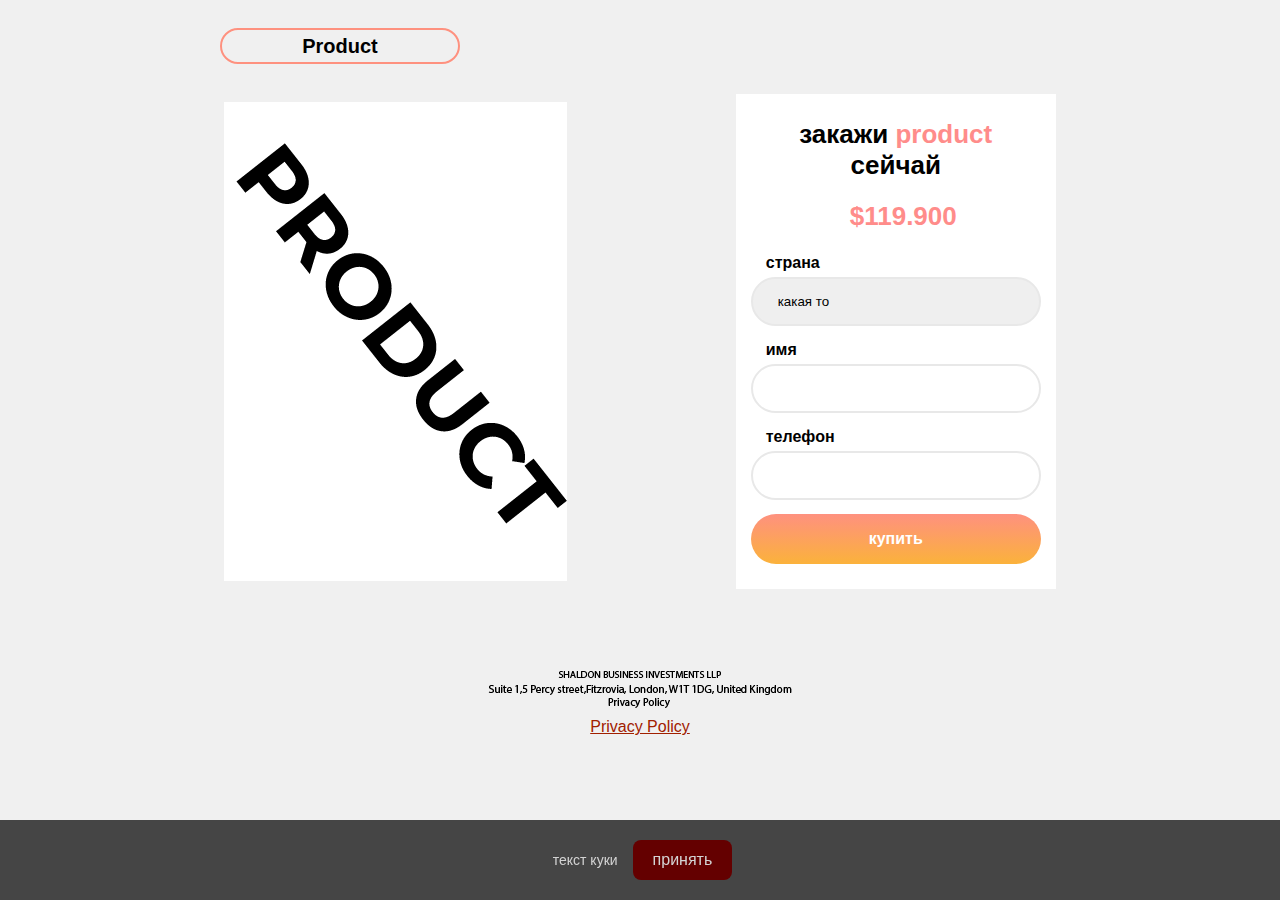
<file: tamplates/coockies/index.html>
<!DOCTYPE html>
<html lang="en">
<head>
	<meta charset="UTF-8">
	<meta name="viewport" content="width=device-width, initial-scale=1.0">
	<meta http-equiv="X-UA-Compatible" content="ie=edge">
	<title>product</title>
	<link rel="stylesheet" href="style.css">
</head>

<body class="loaded" id="body">

<div id="loader-wrapper">
	<div id="loader"></div>
	<div class="loader-section section-left"></div>
	<div class="loader-section section-right"></div>
</div>
<section class="section section_face">
	<div class="container">
		<div class="face__logo lt0">Product</div>
		<div class="face">
			<div class="face__product"></div>

			<div class="face__box">

				<form class="form wow slideInRight order_form">
					<div class="form__title lt8">закажи <mark>product</mark> <span>сейчай </span></div>
					<div class="form__price">
						<mark class="lt10 price_main">$119.900</mark>
					</div>

					<div class="form__item">
						<div class="form__label lt13">страна</div>
						<select class="form__field form__selcet country_select" name="country">
							<option>какая то</option>
						</select>
					</div>
					<div class="form__item">
						<div class="form__label lt14">имя</div>
						<input class="form__field" name="name" type="text">
					</div>
					<div class="form__item">
						<div class="form__label lt15">телефон</div>
						<input class="form__field" name="phone" type="text">
					</div>
					<div class="form__item">
						<button class="form__btn lt16">купить</button>
					</div>
					<input type="hidden" name="landing" value="">
				</form>
			</div>
		</div>
	</div>
</section>


<div class="ac_footer">
	<img src="img/text(1)(black).png" alt="">
	<br>
	<a class="openModal">Privacy Policy</a>
</div>

<div class="coockies" id="popup">
	<div class="cnt_wrapp">
		<span class="text">текст куки</span>
		<span class="close" id="closeCookies">принять</span>
	</div>
</div>

<div class="modal" id="modal">
	<div class="privacy" id="privacy2">
		<div class="privacy__content">
			<div class="privacy__close" id="privacy__close">
				<span></span> <span></span>
			</div>
			<h1>бесконечный текст прайвиси</h1>
			<p>почта компании <a href="mailto:">компания</a>
				<a href="mailto:">компания</a></p>
		</div>
	</div>
</div>

<script src="js/index.js"></script>
</body>
</html>
</file>
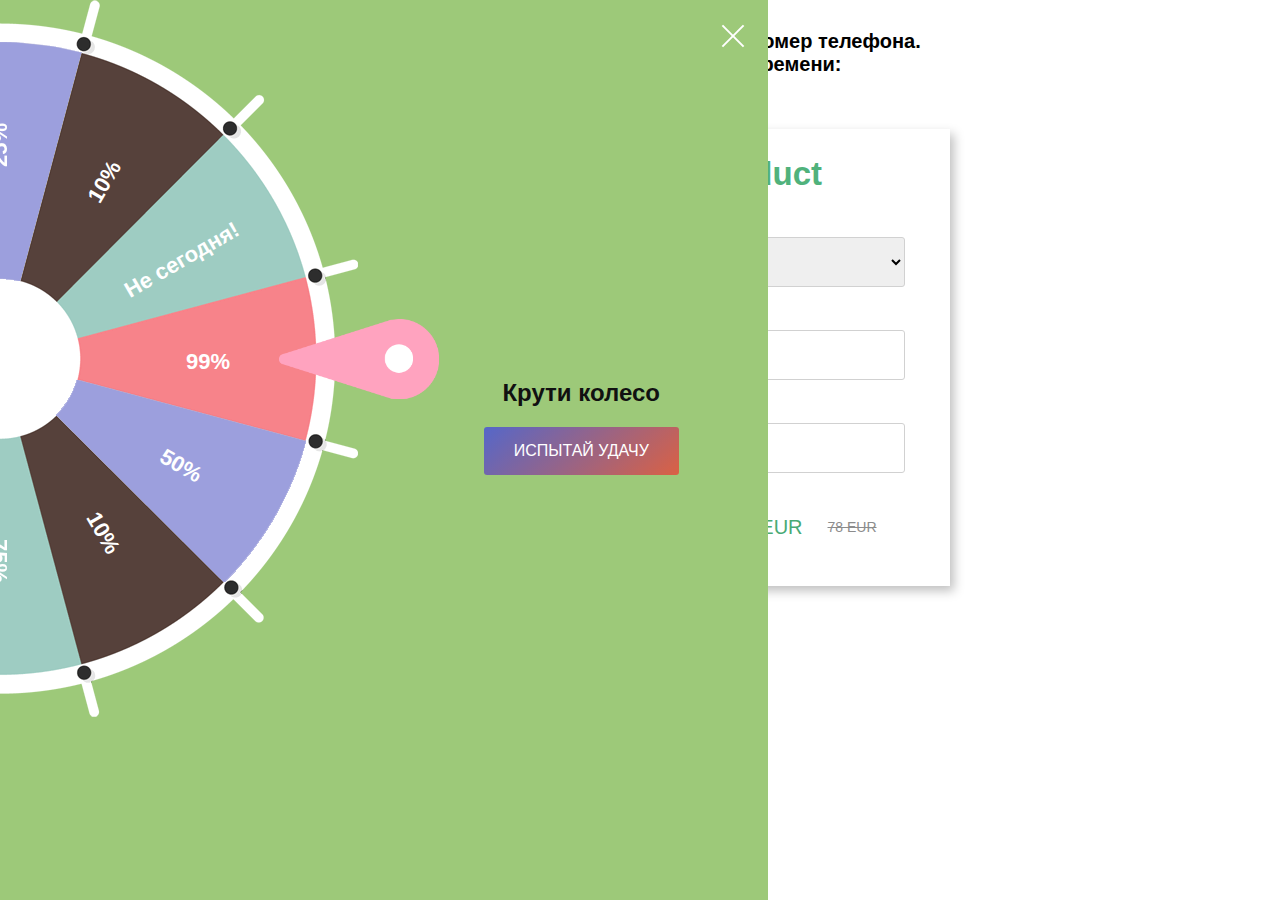
<file: tamplates/ryle/index.html>
<!DOCTYPE html>
<html lang="en">

<head>
  <meta charset="UTF-8">
  <meta name="viewport" content="width=device-width, initial-scale=1.0">
  <meta http-equiv="X-UA-Compatible" content="ie=edge">
  <title>Рулетка</title>
  <link rel="stylesheet" href="style.css">
</head>

<body>
<form class="all-form">
  <div class="all-form__time">
    Всё, что Вам нужно – это ввести имя и номер телефона. <span>Поторопитесь! У Вас осталось времени:</span>
    <div class="all-form__count">
      <span class="all-form__min">10</span>:<span class="all-form__sec">00</span>
    </div>
  </div>
  <div class="all-form__body">
    <div class="all-form__title">Форма заявки <span>Product</span></div>
    <div class="all-form__box">
      <div class="all-form__label">
        <span>Ваша страна:</span>
        <select class="all-form__field all-form__select">
          <option selected value="">Россия</option>
          <option value=""></option>
          <option value=""></option>
        </select>
      </div>
      <div class="all-form__label">
        <span>Ваше имя:</span>
        <input class="all-form__field" type="text" placeholder="Введите ваше имя">
      </div>
      <div class="all-form__label">
        <span>Телефон:</span>
        <input class="all-form__field" type="text" placeholder="Введите ваш телефон">
      </div>
    </div>
    <div class="all-form__footer">
      <button class="all-form__btn">Получить с 50% скидкой</button>
      <div class="all-form__prices">
        <div class="all-form__price-new">39 EUR</div>
        <div class="all-form__price-old">78 EUR</div>
      </div>
    </div>
  </div>
</form>

<div class="ryle">
  <div class="ryle__close"><span></span><span></span></div>
  <div class="ryle__box">
    <div class="ryle__media">
      <div class="ryle__item">10%</div>
      <div class="ryle__item">Не сегодня!</div>
      <div class="ryle__item">99%</div>
      <div class="ryle__item">50%</div>
      <div class="ryle__item">10%</div>
      <div class="ryle__item">75%</div>
      <div class="ryle__item">0%</div>
      <div class="ryle__item">50%</div>
      <div class="ryle__item">75%</div>
      <div class="ryle__item">50%</div>
      <div class="ryle__item">0%</div>
      <div class="ryle__item">25%</div>
    </div>
    <div class="ryle__arrow"></div>
  </div>
  <div class="ryle__info">
    <div class="ryle__title">Крути колесо</div>
    <div class="ryle__look">Испытай удачу</div>
    <div class="ryle__discount">
      Ура! Скидка на товар 50%!
    </div>
  </div>
</div>
<script src="jquery.js"></script>
<script src="ryle.js"></script>
</body>

</html>
</file>
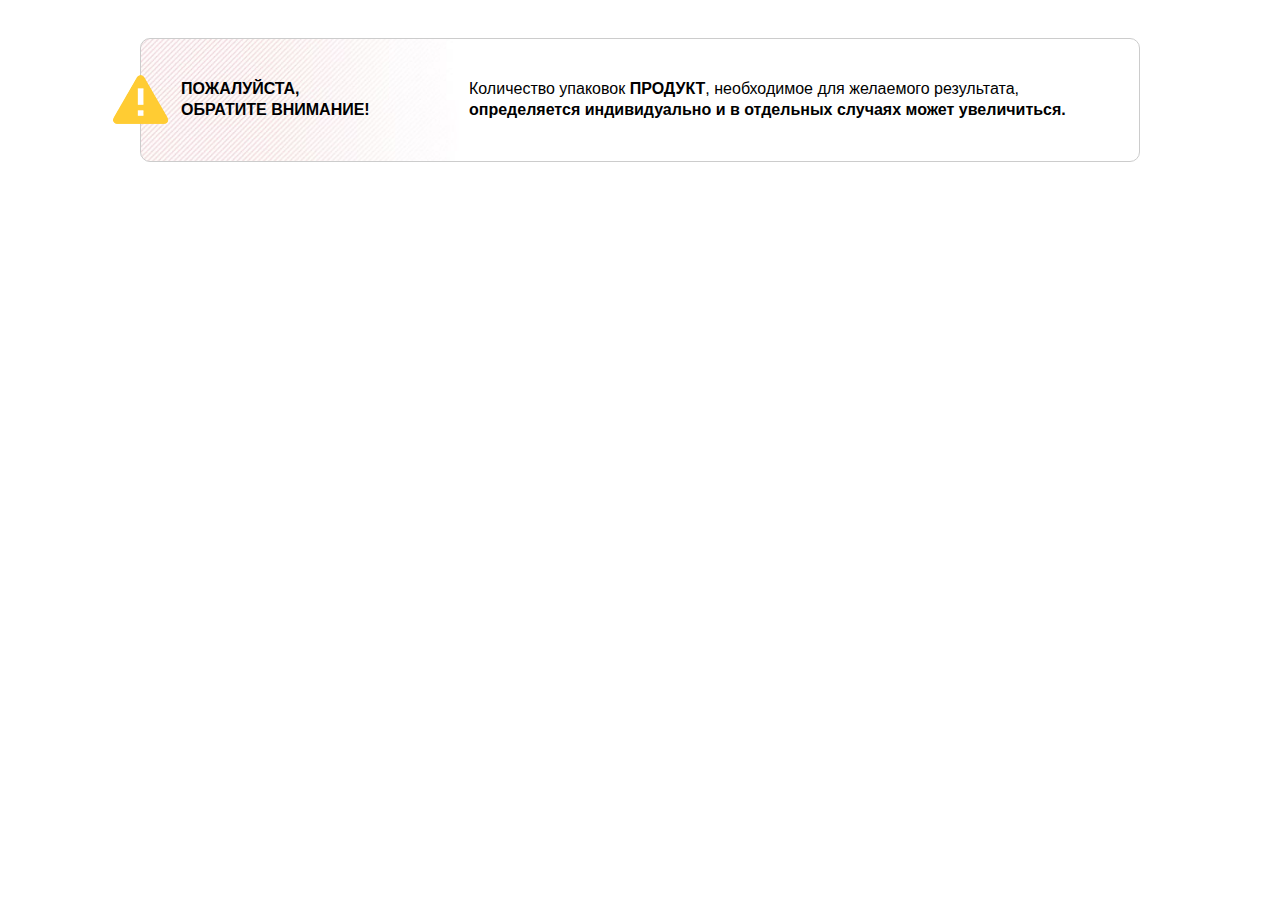
<file: templates/alarm/index.html>
<!doctype html>
<html lang="en">
<head>
	<meta charset="UTF-8">
	<meta name="viewport" content="width=device-width, user-scalable=no, initial-scale=1.0, maximum-scale=1.0, minimum-scale=1.0">
	<meta http-equiv="X-UA-Compatible" content="ie=edge">
	<title>Document</title>
	<link rel="stylesheet" href="css/style.css">
</head>
<body>
<section class="alarm">
	<div class="alarm__container">
		<div class="alarm__left">
			<h3 class="alarm__title">ПОЖАЛУЙСТА,
				<br>
				ОБРАТИТЕ ВНИМАНИЕ!
			</h3>
		</div>
		<div class="alarm__right">
			<p class="alarm__text">Количество упаковок <b>ПРОДУКТ</b>, необходимое для желаемого результата, <b>определяется индивидуально и в отдельных случаях может увеличиться.</b></p>
		</div>
	</div>
</section>
</body>
</html>
</file>
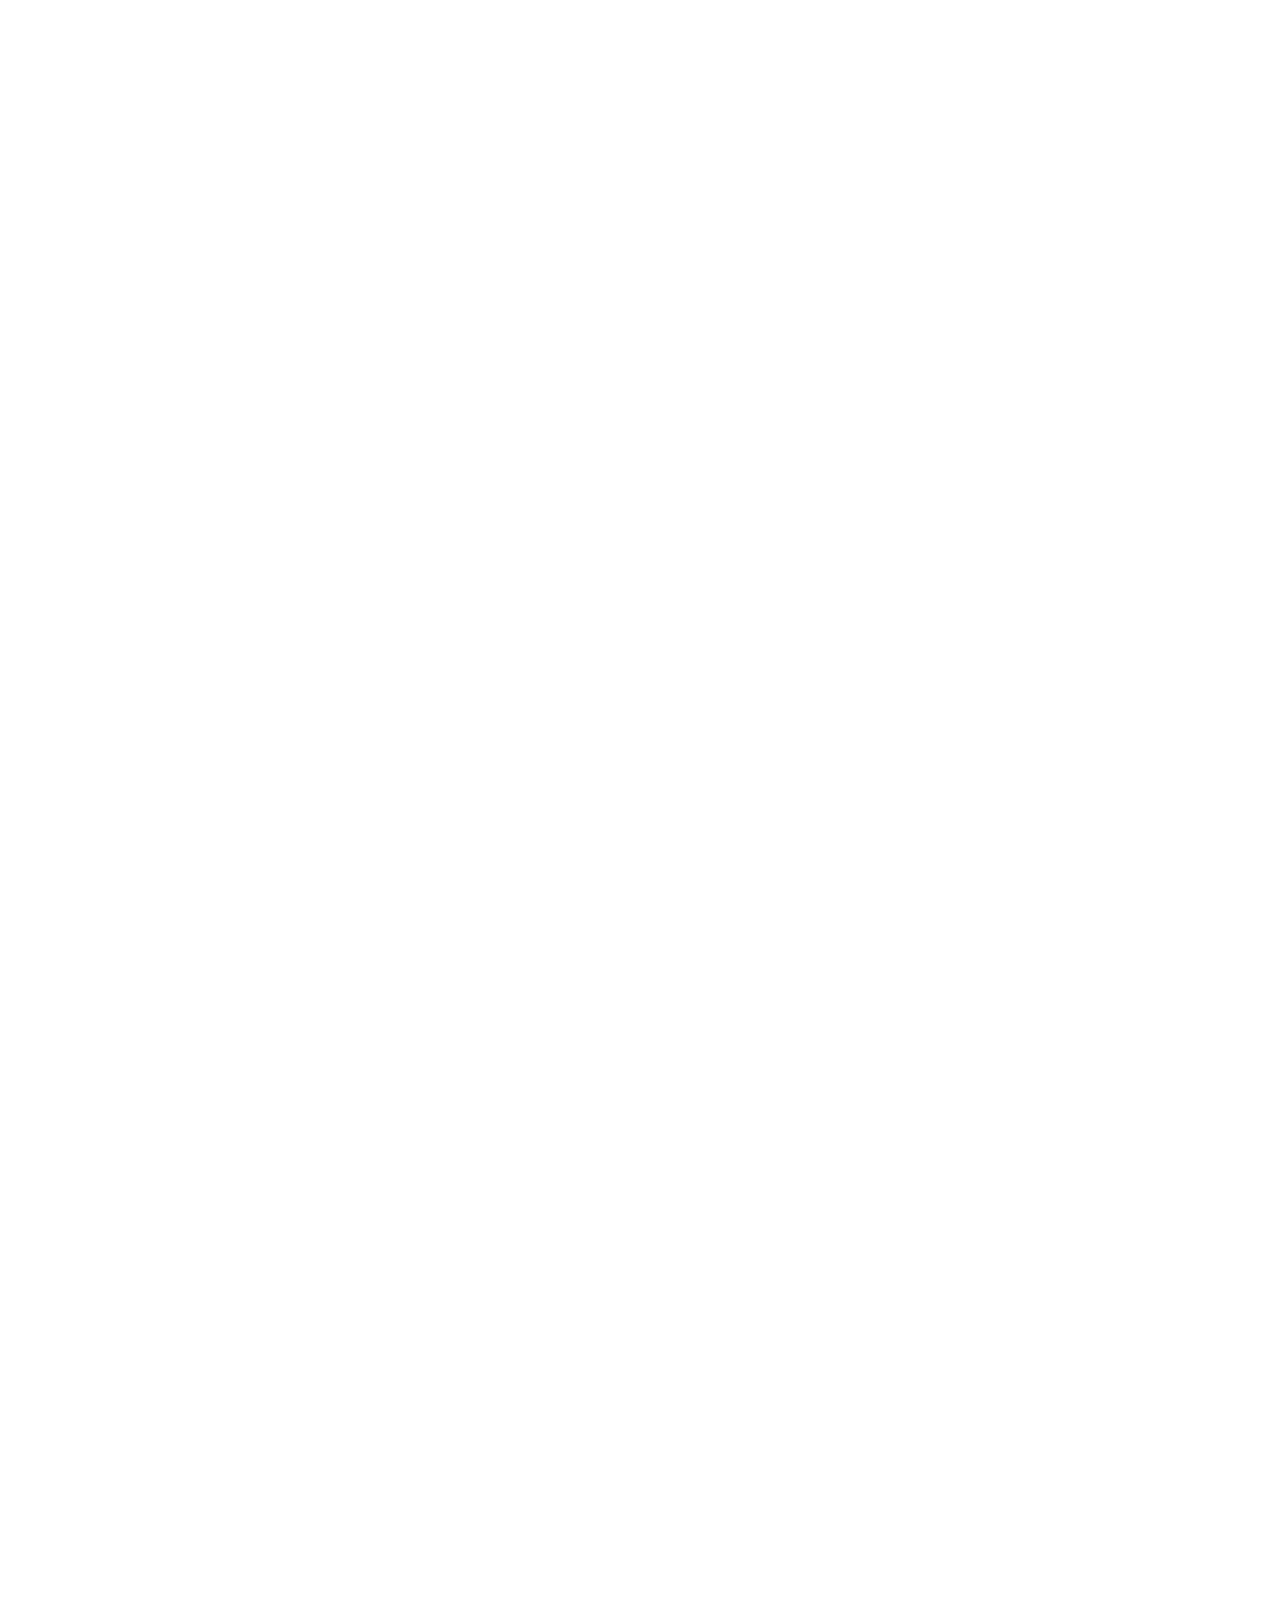
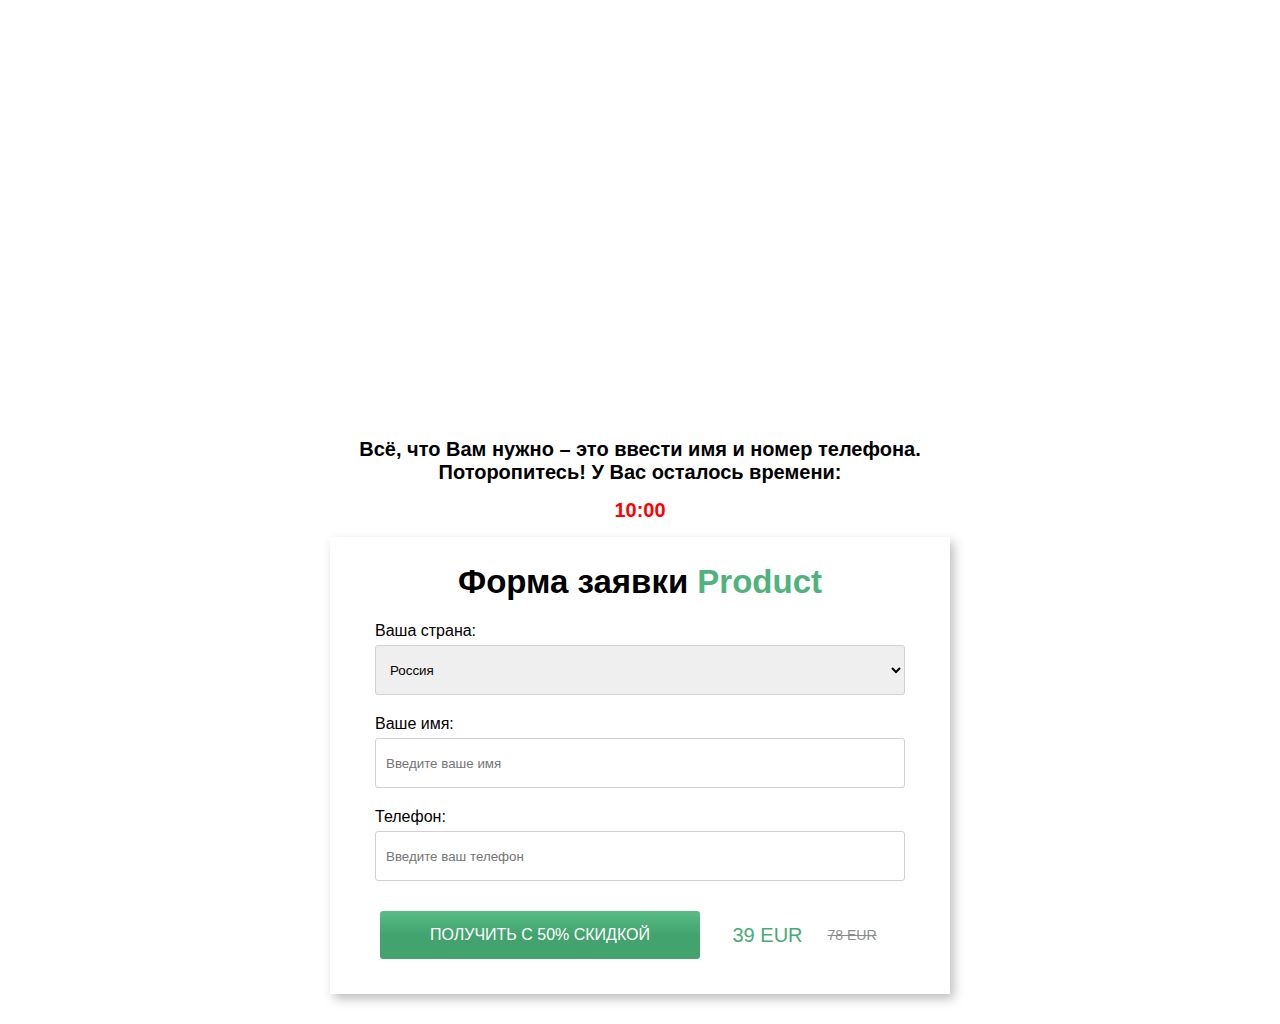
<file: templates/form/index.html>
<!doctype html>
<html lang="en">
<head>
	<meta charset="UTF-8">
	<meta name="viewport" content="width=device-width, user-scalable=no, initial-scale=1.0, maximum-scale=1.0, minimum-scale=1.0">
	<meta http-equiv="X-UA-Compatible" content="ie=edge">
	<title>Document</title>
	<link rel="stylesheet" href="css/style.css">
	<style>
		body {
			padding-top: 2000px;
		}
	</style>
</head>
<body>
<form class="all-form">
	<div class="all-form__time">
		Всё, что Вам нужно – это ввести имя и номер телефона. <span>Поторопитесь! У Вас осталось времени:</span>
		<div class="all-form__count">
			<span class="all-form__min">10</span>:<span class="all-form__sec">00</span>
		</div>
	</div>
	<div class="all-form__body">
		<div class="all-form__title">Форма заявки <span>Product</span></div>
		<div class="all-form__box">
			<div class="all-form__label">
				<span>Ваша страна:</span>
				<select class="all-form__field all-form__select">
					<option selected value="">Россия</option>
					<option value=""></option>
					<option value=""></option>
				</select>
			</div>
			<div class="all-form__label">
				<span>Ваше имя:</span>
				<input class="all-form__field" type="text" placeholder="Введите ваше имя">
			</div>
			<div class="all-form__label">
				<span>Телефон:</span>
				<input class="all-form__field" type="text" placeholder="Введите ваш телефон">
			</div>
		</div>
		<div class="all-form__footer">
			<button class="all-form__btn">Получить с 50% скидкой</button>
			<div class="all-form__prices">
				<div class="all-form__price-new">39 EUR</div>
				<div class="all-form__price-old">78 EUR</div>
			</div>
		</div>
	</div>
</form>

<script src="js/form.js"></script>
</body>
</html>
</file>
<file: tamplates/coockies/style.css>
a,
body,
div,
form,
html,
mark,
section,
span,
button {
    padding: 0;
    margin: 0;
    font-size: 16px;
    vertical-align: baseline;
    border: 0;
    outline: none;
    box-sizing: border-box;
}

.ac_footer {
    margin: 15px 0;
    text-align: center;
    color: #A12000;
}

.ac_footer a {
    color: #A12000;
}

html {
    background: #f0f0f0 !important;
}

body {
    font-family: 'Montserrat', sans-serif, Tahoma, Verdana;
    font-size: 16px;
    font-weight: 400;
    line-height: 1.2;
    background: #f0f0f0 !important;
}

section {
    display: block;
}

button {
    border: 0;
}

a {
    text-decoration: none;
}

a:hover {
    text-decoration: underline;
}

html {
    -webkit-box-sizing: border-box;
    box-sizing: border-box;
    overflow-y: scroll;
}

*,
*::after,
*::before {
    -webkit-box-sizing: inherit;
    box-sizing: inherit;
}

mark,
span {
    font-size: inherit;
    background-color: transparent;
}

input {
    border: 0;
    outline: none;
}

input::-webkit-input-placeholder {
    font-family: 'Montserrat', sans-serif, Tahoma, Verdana;
    font-weight: 500;
    color: #000;
    text-indent: 0;
    text-overflow: ellipsis;
    -webkit-transition: 1s ease;
    -o-transition: 1s ease;
    transition: 1s ease;
}

input::-moz-placeholder {
    font-family: 'Montserrat', sans-serif, Tahoma, Verdana;
    font-weight: 500;
    color: #000;
    text-indent: 0;
    text-overflow: ellipsis;
    -webkit-transition: 1s ease;
    -o-transition: 1s ease;
    transition: 1s ease;
}

input:-moz-placeholder {
    font-family: 'Montserrat', sans-serif, Tahoma, Verdana;
    font-weight: 500;
    color: #000;
    text-indent: 0;
    text-overflow: ellipsis;
    -webkit-transition: 1s ease;
    -o-transition: 1s ease;
    transition: 1s ease;
}

input:-ms-input-placeholder {
    font-family: 'Montserrat', sans-serif, Tahoma, Verdana;
    font-weight: 500;
    color: #000;
    text-indent: 0;
    text-overflow: ellipsis;
    -webkit-transition: 1s ease;
    -o-transition: 1s ease;
    transition: 1s ease;
}

input:focus::-webkit-input-placeholder {
    text-indent: 500px;
    -webkit-transition: 1s ease;
    -o-transition: 1s ease;
    transition: 1s ease;
}

input:focus::-moz-placeholder {
    text-indent: 500px;
    -webkit-transition: 1s ease;
    -o-transition: 1s ease;
    transition: 1s ease;
}

input:focus:-moz-placeholder {
    text-indent: 500px;
    -webkit-transition: 1s ease;
    -o-transition: 1s ease;
    transition: 1s ease;
}

input:focus:-ms-input-placeholder {
    text-indent: 500px;
    -webkit-transition: 1s ease;
    -o-transition: 1s ease;
    transition: 1s ease;
}

.container {
    width: 100%;
    max-width: 1030px;
    padding-right: 15px;
    padding-left: 15px;
    margin-right: auto;
    margin-left: auto;
    overflow: auto;
}

@media (max-width: 1030px) {
    .container {
        max-width: 768px;
    }
}

@media (max-width: 768px) {
    .container {
        max-width: 480px;
    }
}

@media (max-width: 480px) {
    .container {
        max-width: 100%;
    }
}

@-webkit-keyframes slideInRight {
    from {
        -webkit-transform: translate3d(100%, 0, 0);
        transform: translate3d(100%, 0, 0);
        visibility: visible;
    }

    to {
        -webkit-transform: translate3d(0, 0, 0);
        transform: translate3d(0, 0, 0);
    }
}

@keyframes slideInRight {
    from {
        -webkit-transform: translate3d(100%, 0, 0);
        transform: translate3d(100%, 0, 0);
        visibility: visible;
    }

    to {
        -webkit-transform: translate3d(0, 0, 0);
        transform: translate3d(0, 0, 0);
    }
}

.slideInRight {
    -webkit-animation-name: slideInRight;
    animation-name: slideInRight;
}

@media not all and (min-resolution: 0.001dpcm) {
    @supports (-webkit-appearance: none) {
    }
}

.face {
    position: relative;
    padding: 20px 0;
    display: flex;
    flex-wrap: wrap;
    justify-content: space-around;
    align-items: center;
}

.face__product {
    width: 100%;
    max-width: 343px;
    height: 479px;
    background: url("img/product.png") no-repeat center/100%;
    margin: 10px;
}

.face__logo {
    position: relative;
    width: 240px;
    margin-top: 28px;
    font-size: 20px;
    font-weight: 600;
    line-height: 32px;
    text-align: center;
    border: 2px solid #fe917f;
    border-radius: 30px;
    margin-left: 80px;
}

.face__box {
    max-width: 320px;
    width: 100%;
    margin: 10px;
    display: -webkit-box;
    display: -ms-flexbox;
    display: flex;
    -webkit-box-pack: justify;
    -ms-flex-pack: justify;
    justify-content: space-between;
}

@media (max-width: 1030px) {
    .face {
        padding-bottom: 70px;
    }

    .face__product {
        width: 320px;
    }
}

@media (max-width: 768px) {
    .face {
        padding-top: 0;
        padding-bottom: 0;
    }

    .face__product {
        top: 170px;
        bottom: auto;
        left: 50%;
    }

    .face__box {
        -webkit-box-orient: vertical;
        -webkit-box-direction: normal;
        -ms-flex-direction: column;
        flex-direction: column;
    }
}

@media (max-width: 480px) {

    .face__product {
        width: 230px;
        height: 340px;
    }
}

.form {
    width: 100%;
    padding: 25px 15px;
    margin-bottom: auto;
    background-color: #fff;
}

.form__title {
    margin-bottom: 20px;
    font-size: 26px;
    font-weight: 600;
    text-align: center;
}

.form__title span {
    display: block;
}

.form__title mark {
    color: #ff8c8a;
}

.form__price {
    margin-bottom: 20px;
    font-size: 15px;
    font-weight: 500;
    color: #a0b7b4;
    text-align: center;
}

.form__price mark {
    margin-left: 15px;
    font-size: 26px;
    font-weight: 600;
    color: #ff8c8a;
    text-decoration: none !important;
}

.form__item + .form__item {
    margin-top: 14px;
}

.form__label {
    padding-bottom: 5px;
    padding-left: 15px;
    font-weight: 600;
}

.form__field {
    width: 100%;
    padding: 15px 25px;
    border: 2px solid #e8e8e8;
    border-radius: 25px;
}

.form__selcet {
    -webkit-appearance: none;
    -moz-appearance: none;
    appearance: none;
    background-repeat: no-repeat;
    background-position: calc(100% - 25px) center;
}

.form__selcet:focus {
    outline: none;
}

.form__btn {
    width: 100%;
    padding: 16px 25px;
    font-weight: 600;
    color: #fff;
    text-align: center;
    cursor: pointer;
    background: #fe917f;
    background: -webkit-gradient(linear, left top, left bottom, from(#fe917f), to(#fbb23b));
    background: -o-linear-gradient(top, #fe917f 0%, #fbb23b 100%);
    background: linear-gradient(180deg, #fe917f 0%, #fbb23b 100%);
    border-radius: 25px;
    -webkit-transition: .3s;
    -o-transition: .3s;
    transition: .3s;
}

.form__btn:hover {
    -webkit-box-shadow: inset 0 0 12px 5px #bb6923;
    box-shadow: inset 0 0 12px 5px #bb6923;
}

@media (max-width: 1030px) {

    .face__logo {
        margin-left: 40px;
    }

    .form {
        max-width: 250px;
    }

    .form__title {
        font-size: 22px;
        line-height: 1;
    }

    .form__field {
        padding: 10px 16px;
        border: 1px solid #e8e8e8;
    }
}

@media (max-width: 768px) {
    .form {
        max-width: 100%;
        -webkit-box-shadow: 0 0 10px 0 #f3f3f3;
        box-shadow: 0 0 10px 0 #f3f3f3;
    }
}

#loader-wrapper {
    position: fixed;
    top: 0;
    right: 0;
    bottom: 0;
    left: 0;
    z-index: 10;
    width: 100%;
    height: 100vh;
    overflow: hidden;
    background-color: transparent;
}

#loader {
    position: relative;
    top: 50%;
    left: 50%;
    z-index: 11;
    display: block;
    width: 150px;
    height: 150px;
    margin: -75px 0 0 -75px;
    border: 3px solid transparent;
    border-top-color: #16a085;
    border-radius: 50%;
    -webkit-animation: spin 1.7s linear infinite;
    animation: spin 1.7s linear infinite;
}

#loader::before {
    position: absolute;
    top: 5px;
    right: 5px;
    bottom: 5px;
    left: 5px;
    content: "";
    border: 3px solid transparent;
    border-top-color: #e74c3c;
    border-radius: 50%;
    -webkit-animation: spin-reverse 0.6s linear infinite;
    animation: spin-reverse 0.6s linear infinite;
}

#loader::after {
    position: absolute;
    top: 15px;
    right: 15px;
    bottom: 15px;
    left: 15px;
    content: "";
    border: 3px solid transparent;
    border-top-color: #f9c922;
    border-radius: 50%;
    -webkit-animation: spin 1s linear infinite;
    animation: spin 1s linear infinite;
}

@-webkit-keyframes spin {
    0% {
        -webkit-transform: rotate(0deg);
        transform: rotate(0deg);
    }

    100% {
        -webkit-transform: rotate(360deg);
        transform: rotate(360deg);
    }
}

@keyframes spin {
    0% {
        -webkit-transform: rotate(0deg);
        transform: rotate(0deg);
    }

    100% {
        -webkit-transform: rotate(360deg);
        transform: rotate(360deg);
    }
}

@-webkit-keyframes spin-reverse {
    0% {
        -webkit-transform: rotate(0deg);
        transform: rotate(0deg);
    }

    100% {
        -webkit-transform: rotate(360deg);
        transform: rotate(360deg);
    }
}

@keyframes spin-reverse {
    0% {
        -webkit-transform: rotate(0deg);
        transform: rotate(0deg);
    }

    100% {
        -webkit-transform: rotate(360deg);
        transform: rotate(360deg);
    }
}

#loader-wrapper .loader-section {
    position: fixed;
    top: 0;
    z-index: 10;
    width: 100%;
    height: 100%;
    background: #ffe6dc;
    background-image: -webkit-gradient(linear, left bottom, left top, from(#ffe6dc), to(white));
    background-image: -o-linear-gradient(bottom, #ffe6dc 0%, white 100%);
    background-image: linear-gradient(to top, #ffe6dc 0%, white 100%);
}

#loader-wrapper .loader-section.section-left {
    top: 0;
}

#loader-wrapper .loader-section.section-right {
    bottom: 0;
}

.loaded #loader-wrapper .loader-section.section-left {
    -webkit-transition: all 0.7s 0.3s cubic-bezier(0.645, 0.045, 0.355, 1);
    -o-transition: all 0.7s 0.3s cubic-bezier(0.645, 0.045, 0.355, 1);
    transition: all 0.7s 0.3s cubic-bezier(0.645, 0.045, 0.355, 1);
    -webkit-transform: translateY(-100%);
    -ms-transform: translateY(-100%);
    transform: translateY(-100%);
}

.loaded #loader-wrapper .loader-section.section-right {
    -webkit-transition: all 0.7s 0.3s cubic-bezier(0.645, 0.045, 0.355, 1);
    -o-transition: all 0.7s 0.3s cubic-bezier(0.645, 0.045, 0.355, 1);
    transition: all 0.7s 0.3s cubic-bezier(0.645, 0.045, 0.355, 1);
    -webkit-transform: translateY(100%);
    -ms-transform: translateY(100%);
    transform: translateY(100%);
}

.loaded #loader {
    opacity: 0;
    -webkit-transition: all 0.3s ease-out;
    -o-transition: all 0.3s ease-out;
    transition: all 0.3s ease-out;
}

.loaded #loader-wrapper {
    visibility: hidden;
    -webkit-transition: all 0.3s 1s ease-out;
    -o-transition: all 0.3s 1s ease-out;
    transition: all 0.3s 1s ease-out;
    -webkit-transform: translateY(-100%);
    -ms-transform: translateY(-100%);
    transform: translateY(-100%);
}

.section {
    position: relative;
}

.section_face {
    z-index: 1;
    background-color: transparent;
    background-repeat: no-repeat;
    background-position: center bottom;
    background-size: cover;
    padding-bottom: 30px;
}

@media (max-width: 1030px) {
    .section_face {
        background-position: center bottom;
    }
}

@media (max-width: 768px) {

    .face__logo {
        margin: 0 auto;
    }

    .section {
        padding-top: 50px;
        padding-bottom: 50px;
        margin-top: 0;
        margin-bottom: 0;
    }

    .section_face {
        background-size: cover;
        padding: 20px 0;
    }
}

@media (max-width: 480px) {
    .section {
        padding-top: 25px;
        padding-bottom: 25px;
    }

    .section_face {
        background-size: cover;
    }
}

.modal {
    position: fixed;
    z-index: 5;
    top: 0;
    right: 0;
    bottom: 0;
    left: 0;
    display: none;
    justify-content: center;
    align-items: center;
    width: 100vw;
    height: 100vh;
    background-color: rgba(0, 0, 0, 0.4);
}

.privacy {
    position: relative;
    max-width: 768px;
    background-color: #fff;
    overflow: hidden;
    padding-bottom: 15px;
    padding-top: 15px;
}

.privacy p {
    font-size: 14px;
    font-weight: 300;
    line-height: 22px;
    color: #6b6b6b;
    letter-spacing: 0.2px;
    list-style: disc;
}

.privacy h1,
.privacy p {
    margin: 10px 0;
}

.privacy::before {
    position: absolute;
    top: -1px;
    right: 0;
    left: 0;
    height: 15px;
    width: 100%;
    background-color: #fff;
    content: '';
}

.privacy::after {
    position: absolute;
    bottom: -1px;
    right: 0;
    left: 0;
    height: 15px;
    width: 100%;
    background-color: #fff;
    content: '';
}

.privacy__content {
    height: 80vh;
    overflow-y: auto;
    padding: 40px 15px 15px;
}

.privacy__close {
    position: absolute;
    top: 30px;
    right: 30px;
    width: 30px;
    height: 30px;
    padding: 5px;
    margin-left: auto;
    background-color: #efefef;
    cursor: pointer;
    transition: .3s;
}

.privacy__close:hover {
    background-color: #dadada;
}

.privacy__close:hover span:first-child {
    transform: rotate(135deg);
}

.privacy__close:hover span:last-child {
    transform: rotate(220deg);
}

.privacy__close span {
    position: absolute;
    left: 5px;
    top: 50%;
    width: calc(100% - 10px);
    height: 2px;
    background-color: #fff;
    transition: .3s transform;
    margin-top: -1px;
    box-shadow: 0 0 2px #757575;
}

.privacy__close span:first-child {
    transform: rotate(45deg);
}

.privacy__close span:last-child {
    transform: rotate(135deg);
}

.openModal {
    cursor: pointer;
}

.coockies {
    background-color: rgba(50, 50, 50, 0.9);
    color: lightgrey;
    position: fixed;
    left: 0;
    right: 0;
    bottom: 0;
    font-size: 0.9rem;
    line-height: 20px;
    padding: 10px 0;
    z-index: 10;
}

.coockies .cnt_wrapp {
    display: flex;
    justify-content: center;
    flex-wrap: wrap;
    align-items: center;
    max-width: 1100px;
    margin-right: auto;
    margin-left: auto;
}

.text {
    max-width: 900px;
    margin: 0 10px;
    font-size: 14px;
}

.close {
    cursor: pointer;
    padding: 10px 20px;
    border-radius: .5rem;
    background-color: rgba(100, 0, 0, 1);
    white-space: nowrap;
    margin: 10px 5px;
}

.coockies .cnt_wrapp span {
    display: block;
}

a {
    cursor: pointer;
    text-decoration: underline;
}
</file>
<file: tamplates/ryle/style.css>
.ryle {
    position: fixed;
    top: 0;
    bottom: 0;
    left: 0;
    z-index: 100;
    display: -webkit-box;
    display: -ms-flexbox;
    display: flex;
    width: 830px;
    height: 100vh;
    background-color: #9dc979;
    -webkit-transform: translateX(-100%);
    -ms-transform: translateX(-100%);
    transform: translateX(-100%);
    font-family: sans-serif;
    -webkit-transition: .6s ease-in;
    -o-transition: .6s ease-in;
    transition: .6s ease-in
}

.ryle_active {
    -webkit-transform: translateX(0);
    -ms-transform: translateX(0);
    transform: translateX(0)
}

.ryle__close {
    position: absolute;
    top: 20px;
    right: 20px;
    width: 30px;
    height: 30px;
    cursor: pointer;
    -webkit-transition: .3s;
    -o-transition: .3s;
    transition: .3s
}

.ryle__close:hover {
    -webkit-transform: rotate(90deg);
    -ms-transform: rotate(90deg);
    transform: rotate(90deg)
}

.ryle__close:hover span {
    background-color: #000
}

.ryle__close span {
    position: absolute;
    top: 50%;
    left: 0;
    width: 100%;
    height: 2px;
    background-color: #fff
}

.ryle__close span:first-child {
    -webkit-transform: rotate(45deg);
    -ms-transform: rotate(45deg);
    transform: rotate(45deg)
}

.ryle__close span:last-child {
    -webkit-transform: rotate(-45deg);
    -ms-transform: rotate(-45deg);
    transform: rotate(-45deg)
}

.ryle__box {
    position: relative;
    margin-left: -359px;
    width: 718px;
    height: 718px
}

.ryle__media {
    width: 100%;
    height: 100%;
    position: relative;
    background-image: url("img/bg.png");
    background-repeat: no-repeat;
    -webkit-transition: 5s -webkit-transform;
    transition: 5s -webkit-transform;
    -o-transition: 5s transform;
    transition: 5s transform;
    transition: 5s transform, 5s -webkit-transform
}

.ryle__media_active {
    -webkit-transform: rotate(1290deg) scale(1);
    -ms-transform: rotate(1290deg) scale(1);
    transform: rotate(1290deg) scale(1)
}

.ryle__item {
    position: absolute;
    top: 50%;
    left: 50%;
    padding-left: 40px;
    width: 100%;
    max-width: 300px;
    color: #fff;
    font-weight: 700;
    max-width: 176px;
    text-align: center;
    font-size: 22px
}

.ryle__item:nth-of-type(1) {
    -webkit-transform: rotate(-60deg) translate(143px, -98px);
    -ms-transform: rotate(-60deg) translate(143px, -98px);
    transform: rotate(-60deg) translate(143px, -98px)
}

.ryle__item:nth-of-type(2) {
    -webkit-transform: rotate(-30deg) translate(100px, -60px);
    -ms-transform: rotate(-30deg) translate(100px, -60px);
    transform: rotate(-30deg) translate(100px, -60px)
}

.ryle__item:nth-of-type(3) {
    -webkit-transform: rotate(0deg) translate(80px, -10px);
    -ms-transform: rotate(0deg) translate(80px, -10px);
    transform: rotate(0deg) translate(80px, -10px)
}

.ryle__item:nth-of-type(4) {
    -webkit-transform: rotate(30deg) translate(90px, 45px);
    -ms-transform: rotate(30deg) translate(90px, 45px);
    transform: rotate(30deg) translate(90px, 45px)
}

.ryle__item:nth-of-type(5) {
    -webkit-transform: rotate(60deg) translate(117px, 85px);
    -ms-transform: rotate(60deg) translate(117px, 85px);
    transform: rotate(60deg) translate(117px, 85px)
}

.ryle__item:nth-of-type(6) {
    -webkit-transform: rotate(90deg) translate(169px, 109px);
    -ms-transform: rotate(90deg) translate(169px, 109px);
    transform: rotate(90deg) translate(169px, 109px)
}

.ryle__item:nth-of-type(7) {
    -webkit-transform: rotate(120deg) translate(234px, 100px);
    -ms-transform: rotate(120deg) translate(234px, 100px);
    transform: rotate(120deg) translate(234px, 100px)
}

.ryle__item:nth-of-type(8) {
    -webkit-transform: rotate(150deg) translate(277px, 63px);
    -ms-transform: rotate(150deg) translate(277px, 63px);
    transform: rotate(150deg) translate(277px, 63px)
}

.ryle__item:nth-of-type(9) {
    -webkit-transform: rotate(180deg) translate(297px, 20px);
    -ms-transform: rotate(180deg) translate(297px, 20px);
    transform: rotate(180deg) translate(297px, 20px)
}

.ryle__item:nth-of-type(10) {
    -webkit-transform: rotate(210deg) translate(287px, -47px);
    -ms-transform: rotate(210deg) translate(287px, -47px);
    transform: rotate(210deg) translate(287px, -47px)
}

.ryle__item:nth-of-type(11) {
    -webkit-transform: rotate(240deg) translate(259px, -85px);
    -ms-transform: rotate(240deg) translate(259px, -85px);
    transform: rotate(240deg) translate(259px, -85px)
}

.ryle__item:nth-of-type(12) {
    -webkit-transform: rotate(270deg) translate(207px, -108px);
    -ms-transform: rotate(270deg) translate(207px, -108px);
    transform: rotate(270deg) translate(207px, -108px)
}

.ryle__arrow {
    position: absolute;
    top: 50%;
    margin-top: -40px;
    right: -80px;
    width: 160px;
    height: 80px;
    background-image: url("img/arrow.png");
    background-repeat: no-repeat;
    background-size: cover
}

.ryle__info {
    margin: auto 50px auto auto;
    text-align: center;
    max-width: 275px;
}

.ryle__title {
    margin-bottom: 20px;
    font-weight: 700;
    font-size: 24px;
    text-align: center;
    color: #111
}

.ryle__look {
    display: inline-block;
    padding: 15px 30px;
    background-color: #111;
    color: #fff;
    text-align: center;
    border-radius: 3px;
    cursor: pointer;
    -webkit-transition: .3s;
    -o-transition: .3s;
    transition: .3s;
    text-transform: uppercase;
    background: -o-linear-gradient(313deg, #5567c9, #da6144);background: linear-gradient(137deg, #5567c9, #da6144);
}

.ryle__look:hover {
    background-color: #272727;
    text-indent: 10px;
    padding-right: 20px;
}

.ryle__discount {
    visibility: hidden;
    opacity: 0;
    margin-top: 20px;
    font-size: 22px;
    color: #fff;
    -webkit-transition: .3s;
    -o-transition: .3s;
    transition: .3s;
}

.ryle__discount_active {
    visibility: visible;
    opacity: 1;
}

@media (max-width: 1280px) {
    .ryle {
        width: 768px
    }
}

@media (max-width: 768px) {
    .ryle {
        width: 100vw;
        -webkit-box-orient: vertical;
        -webkit-box-direction: normal;
        -ms-flex-direction: column;
        flex-direction: column;
        overflow-y: auto
    }

    .ryle__box {
        margin-left: -239px;
        min-width: 460px;
        min-height: 460px;
        width: 460px;
        height: 460px
    }

    .ryle__media {
        background-size: cover
    }

    .ryle__info {
        margin-right: 15px
    }

    .ryle__arrow {
        right: -62px;
        width: 100px;
        height: 50px
    }

    .ryle__item {
        font-weight: 400;
        font-size: 11px;
        padding-left: 15px;
        max-width: 129px
    }

    .ryle__item:nth-of-type(1) {
        -webkit-transform: rotate(-60deg) translate(93px, -67px);
        -ms-transform: rotate(-60deg) translate(93px, -67px);
        transform: rotate(-60deg) translate(93px, -67px)
    }

    .ryle__item:nth-of-type(2) {
        -webkit-transform: rotate(-30deg) translate(65px, -43px);
        -ms-transform: rotate(-30deg) translate(65px, -43px);
        transform: rotate(-30deg) translate(65px, -43px)
    }

    .ryle__item:nth-of-type(3) {
        -webkit-transform: rotate(0deg) translate(52px, -13px);
        -ms-transform: rotate(0deg) translate(52px, -13px);
        transform: rotate(0deg) translate(52px, -13px)
    }

    .ryle__item:nth-of-type(4) {
        -webkit-transform: rotate(30deg) translate(59px, 31px);
        -ms-transform: rotate(30deg) translate(59px, 31px);
        transform: rotate(30deg) translate(59px, 31px)
    }

    .ryle__item:nth-of-type(5) {
        -webkit-transform: rotate(60deg) translate(77px, 57px);
        -ms-transform: rotate(60deg) translate(77px, 57px);
        transform: rotate(60deg) translate(77px, 57px)
    }

    .ryle__item:nth-of-type(6) {
        -webkit-transform: rotate(90deg) translate(110px, 73px);
        -ms-transform: rotate(90deg) translate(110px, 73px);
        transform: rotate(90deg) translate(110px, 73px)
    }

    .ryle__item:nth-of-type(7) {
        -webkit-transform: rotate(120deg) translate(154px, 67px);
        -ms-transform: rotate(120deg) translate(154px, 67px);
        transform: rotate(120deg) translate(154px, 67px)
    }

    .ryle__item:nth-of-type(8) {
        -webkit-transform: rotate(150deg) translate(182px, 41px);
        -ms-transform: rotate(150deg) translate(182px, 41px);
        transform: rotate(150deg) translate(182px, 41px)
    }

    .ryle__item:nth-of-type(9) {
        -webkit-transform: rotate(180deg) translate(195px, 14px);
        -ms-transform: rotate(180deg) translate(195px, 14px);
        transform: rotate(180deg) translate(195px, 14px)
    }

    .ryle__item:nth-of-type(10) {
        -webkit-transform: rotate(210deg) translate(189px, -30px);
        -ms-transform: rotate(210deg) translate(189px, -30px);
        transform: rotate(210deg) translate(189px, -30px)
    }

    .ryle__item:nth-of-type(11) {
        -webkit-transform: rotate(240deg) translate(171px, -56px);
        -ms-transform: rotate(240deg) translate(171px, -56px);
        transform: rotate(240deg) translate(171px, -56px)
    }

    .ryle__item:nth-of-type(12) {
        -webkit-transform: rotate(270deg) translate(137px, -73px);
        -ms-transform: rotate(270deg) translate(137px, -73px);
        transform: rotate(270deg) translate(137px, -73px)
    }
}

@media (max-width: 480px) {
    .ryle__box {
        margin-left: -270px;
        margin-top: -120px
    }

    .ryle__title {
        font-size: 18px;
        margin-bottom: 10px
    }
}

.all-form {
    font-family: sans-serif;
    width: 100%;
    max-width: 620px;
    color: #000;
    font-size: 16px;
    margin-right: auto;
    margin-left: auto;
    margin-top: 30px;
    margin-bottom: 30px;
}

.all-form__time {
    text-align: center;
    font-size: 20px;
    font-weight: 700;
}

.all-form__time > span {
    display: block;
}

.all-form__count {
    color: red;
    margin-top: 15px;
}

.all-form__body {
    padding: 25px 45px;
    margin-top: 15px;
    background-color: #fff;
    -webkit-box-shadow: 4px 5px 10px 0px rgba(0, 0, 0, 0.25);
    box-shadow: 4px 5px 10px 0px rgba(0, 0, 0, 0.25);
}

.all-form__title {
    font-size: 33px;
    font-weight: 700;
    text-align: center;
    margin-bottom: 20px;
    line-height: 40px;
}

.all-form__title span {
    color: #50b27c;
}

.all-form__label > span {
    display: block;
    margin-bottom: 5px;
}

.all-form__label + .all-form__label {
    margin-top: 20px;
}

.all-form__field {
    display: block;
    width: 100%;
    height: 50px;
    border: 1px solid #d1d1d1;
    border-radius: 3px;
    padding: 10px;
    -webkit-box-sizing: border-box;
    box-sizing: border-box;
}

.all-form__footer {
    display: -webkit-box;
    display: -ms-flexbox;
    display: flex;
    flex-wrap: wrap;
    -ms-align-items: center;
    -webkit-box-align: center;
    -ms-flex-align: center;
    align-items: center;
    justify-content: center;
    margin-top: 20px;
}

.all-form__btn {
    width: 100%;
    max-width: 320px;
    flex: 1 0 100%;
    padding: 15px 40px;
    border-radius: 3px;
    text-align: center;
    color: #fff;
    text-transform: uppercase;
    margin: 10px 20px 10px 0;
    background-color: #53b57f;
    background: rgb(90,188,134);
    background: -o-linear-gradient(top, rgba(90,188,134,1) 0%, rgba(66,163,110,1) 50%);
    background: -webkit-gradient(linear, left top, left bottom, from(rgba(90,188,134,1)), color-stop(50%, rgba(66,163,110,1)));
    background: linear-gradient(180deg, rgba(90,188,134,1) 0%, rgba(66,163,110,1) 50%);
    -webkit-transition: .3s;
    -o-transition: .3s;
    transition: .3s;
    cursor: pointer;
    border: 0;
    font-size: 16px;
}

.all-form__btn:hover {
    text-indent: 10px;
    padding-right: 30px;
    -webkit-box-shadow: inset 10px 0px 20px 0px rgba(0, 0, 0, .4);
    box-shadow: inset 10px 0px 20px 0px rgba(0, 0, 0, .4);
}

.all-form__prices {
    max-width: 180px;
    flex: 1 0 100%;
    display: flex;
    align-items: center;
    justify-content: center;
}

.all-form__price-new {
    margin-right: 15px;
    color: #49aa75;
    font-size: 20px;
    max-width: 80px;
    flex: 1 0 100%;
}

.all-form__price-old {
    font-size: 14px;
    color: #8c8c8c;
    text-decoration: line-through;
    max-width: 60px;
    flex: 1 0 100%;
}

@media (max-width: 576px) {
    .all-form__footer {
        -ms-flex-wrap: wrap;
        flex-wrap: wrap;
        -webkit-box-pack: center;
        -ms-flex-pack: center;
        justify-content: center;
    }

    .all-form__btn {
        margin-right: 0;
        font-size: 15px;
    }

    .all-form__body {
        padding: 25px;
    }
}
</file>
<file: templates/alarm/css/style.css>
.alarm {
		box-sizing: border-box;
		font-family: 'Arial', sans-serif;
		width: 100%;
		max-width: 1920px;
		margin: 0 auto;
		padding: 30px;
}

.alarm__container {
		box-sizing: border-box;
		background: url('../img/alarm-bg.jpg') no-repeat 10% 50%/cover;
		position: relative;
		max-width: 1000px;
		display: flex;
		align-items: center;
		flex-wrap: wrap;
		justify-content: space-between;
		margin: 0 auto;
		padding: 30px 40px;
		border: 1px solid #ccc;
		border-radius: 10px;
}

.alarm__container:before {
		content: '';
		background: url('../img/alarm-before.png') no-repeat center;
		position: absolute;
		top: 0;
		bottom: 0;
		left: -28px;
		width: 55px;
		height: 49px;
		display: block;
		margin: auto;
}

.alarm__left {
		max-width: 210px;
		flex: 1 0 100%;
		margin: 10px 10px 10px 0;
}

.alarm__title {
		font-size: 16px;
		line-height: 1.3;
		font-weight: 700;
		color: #000;
		text-transform: uppercase;
		margin: 0;
}

.alarm__right {
		font-weight: 400;
		max-width: 630px;
		flex: 1 0 100%;
		margin: 10px 0;
}

.alarm__text {
		font-size: 16px;
		line-height: 1.3;
		color: #000;
		margin: 0;
}

@media screen and (max-width: 576px) {
		.alarm {
				padding: 30px 10px 30px 40px;
		}
}
</file>
<file: templates/form/css/style.css>
.all-form {
		font-family: sans-serif;
		width: 100%;
		max-width: 620px;
		color: #000;
		font-size: 16px;
		margin-right: auto;
		margin-left: auto;
		margin-top: 30px;
		margin-bottom: 30px;
}

.all-form__time {
		text-align: center;
		font-size: 20px;
		font-weight: 700;
}

.all-form__time > span {
		display: block;
}

.all-form__count {
		color: red;
		margin-top: 15px;
}

.all-form__body {
		padding: 25px 45px;
		margin-top: 15px;
		background-color: #fff;
		-webkit-box-shadow: 4px 5px 10px 0px rgba(0, 0, 0, 0.25);
		box-shadow: 4px 5px 10px 0px rgba(0, 0, 0, 0.25);
}

.all-form__title {
		font-size: 33px;
		font-weight: 700;
		text-align: center;
		margin-bottom: 20px;
		line-height: 40px;
}

.all-form__title span {
		color: #50b27c;
}

.all-form__label > span {
		display: block;
		margin-bottom: 5px;
}

.all-form__label + .all-form__label {
		margin-top: 20px;
}

.all-form__field {
		display: block;
		width: 100%;
		height: 50px;
		border: 1px solid #d1d1d1;
		border-radius: 3px;
		padding: 10px;
		-webkit-box-sizing: border-box;
		box-sizing: border-box;
}

.all-form__footer {
		display: -webkit-box;
		display: -ms-flexbox;
		display: flex;
		flex-wrap: wrap;
		-ms-align-items: center;
		-webkit-box-align: center;
		-ms-flex-align: center;
		align-items: center;
		justify-content: center;
		margin-top: 20px;
}

.all-form__btn {
		width: 100%;
		max-width: 320px;
		flex: 1 0 100%;
		padding: 15px 40px;
		border-radius: 3px;
		text-align: center;
		color: #fff;
		text-transform: uppercase;
		margin: 10px 20px 10px 0;
		background-color: #53b57f;
		background: rgb(90,188,134);
		background: -o-linear-gradient(top, rgba(90,188,134,1) 0%, rgba(66,163,110,1) 50%);
		background: -webkit-gradient(linear, left top, left bottom, from(rgba(90,188,134,1)), color-stop(50%, rgba(66,163,110,1)));
		background: linear-gradient(180deg, rgba(90,188,134,1) 0%, rgba(66,163,110,1) 50%);
		-webkit-transition: .3s;
		-o-transition: .3s;
		transition: .3s;
		cursor: pointer;
		border: 0;
		font-size: 16px;
}

.all-form__btn:hover {
		text-indent: 10px;
		padding-right: 30px;
		-webkit-box-shadow: inset 10px 0px 20px 0px rgba(0, 0, 0, .4);
		box-shadow: inset 10px 0px 20px 0px rgba(0, 0, 0, .4);
}

.all-form__prices {
		max-width: 180px;
		flex: 1 0 100%;
		display: flex;
		align-items: center;
		justify-content: center;
}

.all-form__price-new {
		margin-right: 15px;
		color: #49aa75;
		font-size: 20px;
		max-width: 80px;
		flex: 1 0 100%;
}

.all-form__price-old {
		font-size: 14px;
		color: #8c8c8c;
		text-decoration: line-through;
		max-width: 60px;
		flex: 1 0 100%;
}

@media (max-width: 576px) {
		.all-form__footer {
				-ms-flex-wrap: wrap;
				flex-wrap: wrap;
				-webkit-box-pack: center;
				-ms-flex-pack: center;
				justify-content: center;
		}

		.all-form__btn {
				margin-right: 0;
				font-size: 15px;
		}

		.all-form__body {
				padding: 25px;
		}
}
</file>
